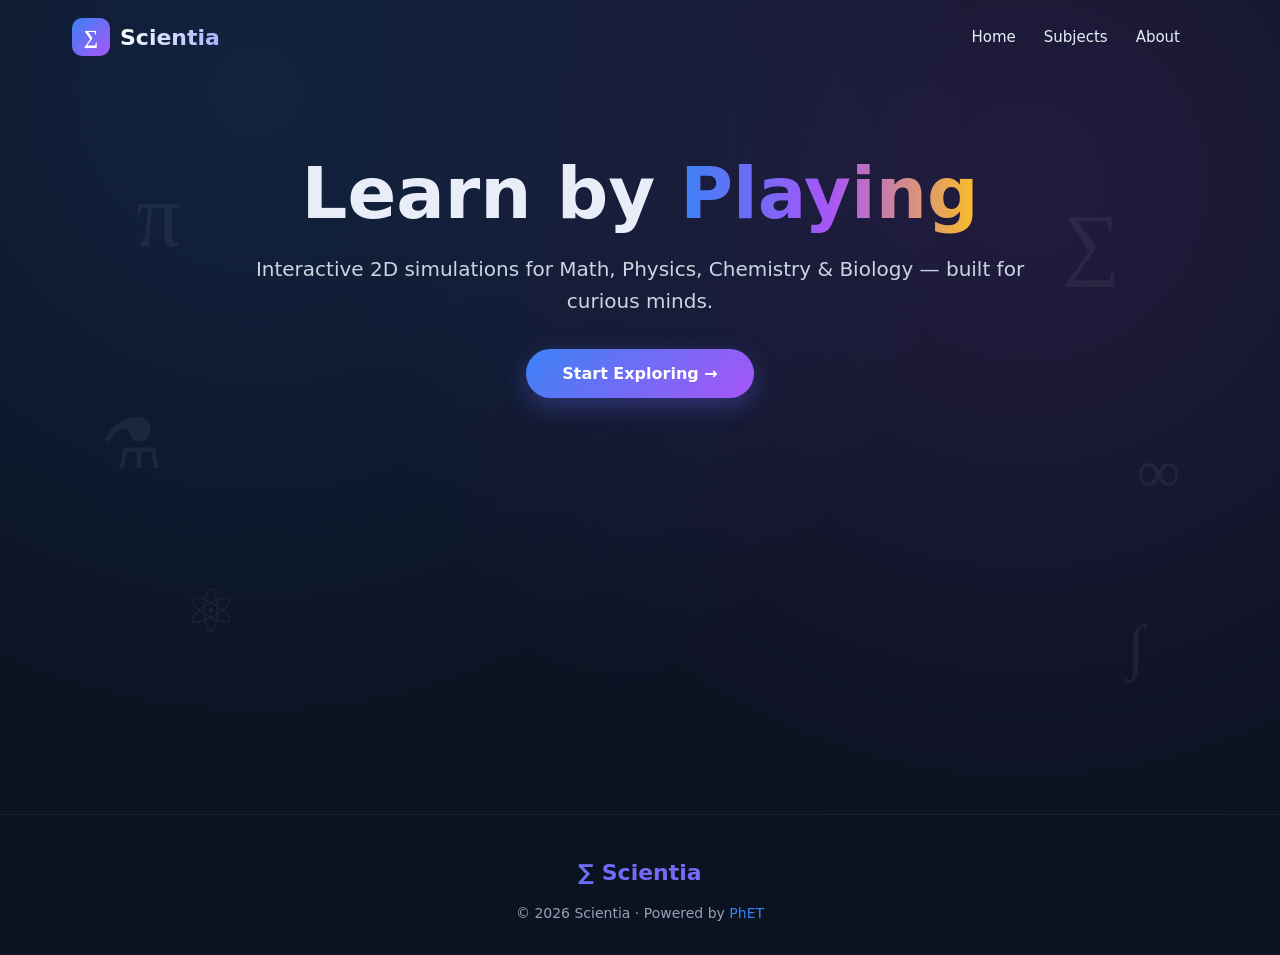
<file: index.html>
<!DOCTYPE html>
<html lang="en">
<head>
  <meta charset="UTF-8">
  <meta name="viewport" content="width=device-width, initial-scale=1.0">
  <meta name="google-site-verification" content="y2Q6Kpm0nWdccgpcopyJ7eLYfKuViRFq-VtMoVpLxbQ">
  <title>Scientia — Learn Math, Physics, Chemistry & Biology by Playing</title>
  <meta name="description" content="Scientia: Interactive 2D simulations for Math, Physics, Chemistry, and Biology. Free for everyone.">
  <meta name="theme-color" content="#0b1220">

  <link rel="manifest" href="manifest.json">
  <link rel="apple-touch-icon" href="icons/icon-192.png">
  <meta name="apple-mobile-web-app-capable" content="yes">
  <meta name="apple-mobile-web-app-status-bar-style" content="black-translucent">
  <meta name="apple-mobile-web-app-title" content="Scientia">
  <meta name="mobile-web-app-capable" content="yes">

  <link rel="stylesheet" href="style.css">
</head>
<body>

  <!-- ===== NAVBAR ===== -->
  <nav class="navbar">
    <button class="logo" onclick="showScreen('home')" aria-label="Scientia home">
      <span class="logo-mark">∑</span>
      <span class="logo-text">Scientia</span>
    </button>
    <ul class="nav-links">
      <li><a href="#home" onclick="showScreen('home'); return false;">Home</a></li>
      <li><a href="#subjects" onclick="showScreen('subjects'); return false;">Subjects</a></li>
      <li><a href="#about" onclick="showScreen('about'); return false;">About</a></li>
      <li><button id="installBtn" class="install-btn" onclick="installScientia()" style="display:none;">⬇ Install</button></li>
    </ul>
  </nav>

  <!-- ===== SCREEN 1: HOME ===== -->
  <section id="home" class="screen active">
    <div class="hero-content">
      <h1>Learn by <span class="gradient-text">Playing</span></h1>
      <p>Interactive 2D simulations for Math, Physics, Chemistry & Biology — built for curious minds.</p>
      <button class="btn-primary" onclick="showScreen('subjects')">Start Exploring →</button>
    </div>
    <div class="hero-bg" aria-hidden="true">
      <span>π</span><span>⚛</span><span>∑</span>
      <span>∫</span><span>⚗</span><span>∞</span>
    </div>
  </section>

  <!-- ===== SCREEN 2: SUBJECTS ===== -->
  <section id="subjects" class="screen">
    <div class="screen-inner">
      <div class="section-header">
        <h2>Choose a Subject</h2>
        <p>Four worlds of discovery</p>
      </div>
      <div class="cards">
        <button class="card math" onclick="showScreen('math')">
          <div class="card-icon">∫</div>
          <h3>Mathematics</h3>
          <p>General & Higher Math — from fractions to calculus</p>
          <span class="card-count">9 simulations</span>
        </button>
        <button class="card physics" onclick="showScreen('physics')">
          <div class="card-icon">⚛️</div>
          <h3>Physics</h3>
          <p>Motion, Forces, Energy & Waves</p>
          <span class="card-count">9 simulations</span>
        </button>
        <button class="card chemistry" onclick="showScreen('chemistry')">
          <div class="card-icon">🧪</div>
          <h3>Chemistry</h3>
          <p>Atoms, Bonds, Reactions & States</p>
          <span class="card-count">9 simulations</span>
        </button>
        <button class="card biology" onclick="showScreen('biology')">
          <div class="card-icon">🧬</div>
          <h3>Biology</h3>
          <p>Explore life, genetics, and ecosystems</p>
          <span class="card-count">9 simulations</span>
        </button>
      </div>
    </div>
  </section>

  <!-- ===== SCREEN 3: MATH (9 sims) ===== -->
  <section id="math" class="screen">
    <div class="screen-inner">
      <button class="back-btn" onclick="showScreen('subjects')">← Back to Subjects</button>
      <div class="section-header">
        <h2><span class="header-icon">∫</span> Mathematics Simulations</h2>
        <p>Visualize math like never before</p>
      </div>
      <div class="sim-grid">

        <div class="sim-card">
          <div class="sim-header">
            <span class="sim-brand"><span class="sim-logo">∑</span><span class="sim-brand-text">Scientia</span></span>
            <span class="sim-tag math">Math</span>
          </div>
          <div class="sim-preview"><iframe data-src="https://phet.colorado.edu/sims/html/fractions-intro/latest/fractions-intro_en.html" allowfullscreen title="Fractions Intro"></iframe></div>
          <div class="sim-info">
            <h3>Fractions Intro</h3>
            <p>Visualize fractions with shapes, number lines, and interactive games.</p>
            <button class="btn-play" onclick="openSim('https://phet.colorado.edu/sims/html/fractions-intro/latest/fractions-intro_en.html')">▶ Launch on Scientia</button>
            <span class="sim-credit">Powered by PhET · University of Colorado Boulder</span>
          </div>
        </div>

        <div class="sim-card">
          <div class="sim-header">
            <span class="sim-brand"><span class="sim-logo">∑</span><span class="sim-brand-text">Scientia</span></span>
            <span class="sim-tag math">Math</span>
          </div>
          <div class="sim-preview"><iframe data-src="https://phet.colorado.edu/sims/html/graphing-lines/latest/graphing-lines_en.html" allowfullscreen title="Graphing Lines"></iframe></div>
          <div class="sim-info">
            <h3>Graphing Lines</h3>
            <p>Explore slope-intercept form and graph linear equations.</p>
            <button class="btn-play" onclick="openSim('https://phet.colorado.edu/sims/html/graphing-lines/latest/graphing-lines_en.html')">▶ Launch on Scientia</button>
            <span class="sim-credit">Powered by PhET · University of Colorado Boulder</span>
          </div>
        </div>

        <div class="sim-card">
          <div class="sim-header">
            <span class="sim-brand"><span class="sim-logo">∑</span><span class="sim-brand-text">Scientia</span></span>
            <span class="sim-tag math">Math</span>
          </div>
          <div class="sim-preview"><iframe data-src="https://phet.colorado.edu/sims/html/area-builder/latest/area-builder_en.html" allowfullscreen title="Area Builder"></iframe></div>
          <div class="sim-info">
            <h3>Area Builder</h3>
            <p>Build shapes and explore the relationship between area and perimeter.</p>
            <button class="btn-play" onclick="openSim('https://phet.colorado.edu/sims/html/area-builder/latest/area-builder_en.html')">▶ Launch on Scientia</button>
            <span class="sim-credit">Powered by PhET · University of Colorado Boulder</span>
          </div>
        </div>

        <div class="sim-card">
          <div class="sim-header">
            <span class="sim-brand"><span class="sim-logo">∑</span><span class="sim-brand-text">Scientia</span></span>
            <span class="sim-tag math">Math</span>
          </div>
          <div class="sim-preview"><iframe data-src="https://phet.colorado.edu/sims/html/graphing-quadratics/latest/graphing-quadratics_en.html" allowfullscreen title="Graphing Quadratics"></iframe></div>
          <div class="sim-info">
            <h3>Graphing Quadratics</h3>
            <p>Discover how a, b, and c change the shape of a parabola.</p>
            <button class="btn-play" onclick="openSim('https://phet.colorado.edu/sims/html/graphing-quadratics/latest/graphing-quadratics_en.html')">▶ Launch on Scientia</button>
            <span class="sim-credit">Powered by PhET · University of Colorado Boulder</span>
          </div>
        </div>

        <div class="sim-card">
          <div class="sim-header">
            <span class="sim-brand"><span class="sim-logo">∑</span><span class="sim-brand-text">Scientia</span></span>
            <span class="sim-tag math">Math</span>
          </div>
          <div class="sim-preview"><iframe data-src="https://phet.colorado.edu/sims/html/trig-tour/latest/trig-tour_en.html" allowfullscreen title="Trig Tour"></iframe></div>
          <div class="sim-info">
            <h3>Trig Tour</h3>
            <p>Explore sine, cosine, and tangent on the unit circle.</p>
            <button class="btn-play" onclick="openSim('https://phet.colorado.edu/sims/html/trig-tour/latest/trig-tour_en.html')">▶ Launch on Scientia</button>
            <span class="sim-credit">Powered by PhET · University of Colorado Boulder</span>
          </div>
        </div>

        <div class="sim-card">
          <div class="sim-header">
            <span class="sim-brand"><span class="sim-logo">∑</span><span class="sim-brand-text">Scientia</span></span>
            <span class="sim-tag math">Math</span>
          </div>
          <div class="sim-preview"><iframe data-src="https://phet.colorado.edu/sims/html/function-builder/latest/function-builder_en.html" allowfullscreen title="Function Builder"></iframe></div>
          <div class="sim-info">
            <h3>Function Builder</h3>
            <p>Play with functions by feeding numbers and watching outputs change.</p>
            <button class="btn-play" onclick="openSim('https://phet.colorado.edu/sims/html/function-builder/latest/function-builder_en.html')">▶ Launch on Scientia</button>
            <span class="sim-credit">Powered by PhET · University of Colorado Boulder</span>
          </div>
        </div>

        <div class="sim-card">
          <div class="sim-header">
            <span class="sim-brand"><span class="sim-logo">∑</span><span class="sim-brand-text">Scientia</span></span>
            <span class="sim-tag math">Math</span>
          </div>
          <div class="sim-preview"><iframe data-src="https://phet.colorado.edu/sims/html/calculus-grapher/latest/calculus-grapher_en.html" allowfullscreen title="Calculus Grapher"></iframe></div>
          <div class="sim-info">
            <h3>Calculus Grapher</h3>
            <p>Draw a function and instantly see its derivative and integral graphs.</p>
            <button class="btn-play" onclick="openSim('https://phet.colorado.edu/sims/html/calculus-grapher/latest/calculus-grapher_en.html')">▶ Launch on Scientia</button>
            <span class="sim-credit">Powered by PhET · University of Colorado Boulder</span>
          </div>
        </div>

        <div class="sim-card">
          <div class="sim-header">
            <span class="sim-brand"><span class="sim-logo">∑</span><span class="sim-brand-text">Scientia</span></span>
            <span class="sim-tag math">Math</span>
          </div>
          <div class="sim-preview"><iframe data-src="https://phet.colorado.edu/sims/html/curve-fitting/latest/curve-fitting_en.html" allowfullscreen title="Curve Fitting"></iframe></div>
          <div class="sim-info">
            <h3>Curve Fitting</h3>
            <p>Adjust a curve to match data points and see how changes affect the fit.</p>
            <button class="btn-play" onclick="openSim('https://phet.colorado.edu/sims/html/curve-fitting/latest/curve-fitting_en.html')">▶ Launch on Scientia</button>
            <span class="sim-credit">Powered by PhET · University of Colorado Boulder</span>
          </div>
        </div>

        <div class="sim-card">
          <div class="sim-header">
            <span class="sim-brand"><span class="sim-logo">∑</span><span class="sim-brand-text">Scientia</span></span>
            <span class="sim-tag math">Math</span>
          </div>
          <div class="sim-preview"><iframe data-src="https://phet.colorado.edu/sims/html/vector-addition/latest/vector-addition_en.html" allowfullscreen title="Vector Addition"></iframe></div>
          <div class="sim-info">
            <h3>Vector Addition</h3>
            <p>Explore vectors in 1D or 2D and discover how vectors add together.</p>
            <button class="btn-play" onclick="openSim('https://phet.colorado.edu/sims/html/vector-addition/latest/vector-addition_en.html')">▶ Launch on Scientia</button>
            <span class="sim-credit">Powered by PhET · University of Colorado Boulder</span>
          </div>
        </div>

      </div>
    </div>
  </section>

  <!-- ===== SCREEN 4: PHYSICS (9 sims) ===== -->
  <section id="physics" class="screen">
    <div class="screen-inner">
      <button class="back-btn" onclick="showScreen('subjects')">← Back to Subjects</button>
      <div class="section-header">
        <h2>⚛️ Physics Simulations</h2>
        <p>Play with the laws of the universe</p>
      </div>
      <div class="sim-grid">

        <div class="sim-card">
          <div class="sim-header">
            <span class="sim-brand"><span class="sim-logo">∑</span><span class="sim-brand-text">Scientia</span></span>
            <span class="sim-tag physics">Physics</span>
          </div>
          <div class="sim-preview"><iframe data-src="https://phet.colorado.edu/sims/html/projectile-motion/latest/projectile-motion_en.html" allowfullscreen title="Projectile Motion"></iframe></div>
          <div class="sim-info">
            <h3>Projectile Motion</h3>
            <p>Launch objects and see how gravity, angle, and speed affect the path.</p>
            <button class="btn-play" onclick="openSim('https://phet.colorado.edu/sims/html/projectile-motion/latest/projectile-motion_en.html')">▶ Launch on Scientia</button>
            <span class="sim-credit">Powered by PhET · University of Colorado Boulder</span>
          </div>
        </div>

        <div class="sim-card">
          <div class="sim-header">
            <span class="sim-brand"><span class="sim-logo">∑</span><span class="sim-brand-text">Scientia</span></span>
            <span class="sim-tag physics">Physics</span>
          </div>
          <div class="sim-preview"><iframe data-src="https://phet.colorado.edu/sims/html/energy-skate-park/latest/energy-skate-park_en.html" allowfullscreen title="Energy Skate Park"></iframe></div>
          <div class="sim-info">
            <h3>Energy Skate Park</h3>
            <p>Explore conservation of energy as a skater moves along tracks.</p>
            <button class="btn-play" onclick="openSim('https://phet.colorado.edu/sims/html/energy-skate-park/latest/energy-skate-park_en.html')">▶ Launch on Scientia</button>
            <span class="sim-credit">Powered by PhET · University of Colorado Boulder</span>
          </div>
        </div>

        <div class="sim-card">
          <div class="sim-header">
            <span class="sim-brand"><span class="sim-logo">∑</span><span class="sim-brand-text">Scientia</span></span>
            <span class="sim-tag physics">Physics</span>
          </div>
          <div class="sim-preview"><iframe data-src="https://phet.colorado.edu/sims/html/circuit-construction-kit-dc/latest/circuit-construction-kit-dc_en.html" allowfullscreen title="Circuit Construction Kit"></iframe></div>
          <div class="sim-info">
            <h3>Circuit Construction Kit</h3>
            <p>Build circuits with batteries, resistors, and light bulbs.</p>
            <button class="btn-play" onclick="openSim('https://phet.colorado.edu/sims/html/circuit-construction-kit-dc/latest/circuit-construction-kit-dc_en.html')">▶ Launch on Scientia</button>
            <span class="sim-credit">Powered by PhET · University of Colorado Boulder</span>
          </div>
        </div>

        <div class="sim-card">
          <div class="sim-header">
            <span class="sim-brand"><span class="sim-logo">∑</span><span class="sim-brand-text">Scientia</span></span>
            <span class="sim-tag physics">Physics</span>
          </div>
          <div class="sim-preview"><iframe data-src="https://phet.colorado.edu/sims/html/pendulum-lab/latest/pendulum-lab_en.html" allowfullscreen title="Pendulum Lab"></iframe></div>
          <div class="sim-info">
            <h3>Pendulum Lab</h3>
            <p>Discover how length, mass, and gravity affect a pendulum's swing.</p>
            <button class="btn-play" onclick="openSim('https://phet.colorado.edu/sims/html/pendulum-lab/latest/pendulum-lab_en.html')">▶ Launch on Scientia</button>
            <span class="sim-credit">Powered by PhET · University of Colorado Boulder</span>
          </div>
        </div>

        <div class="sim-card">
          <div class="sim-header">
            <span class="sim-brand"><span class="sim-logo">∑</span><span class="sim-brand-text">Scientia</span></span>
            <span class="sim-tag physics">Physics</span>
          </div>
          <div class="sim-preview"><iframe data-src="https://phet.colorado.edu/sims/html/wave-on-a-string/latest/wave-on-a-string_en.html" allowfullscreen title="Wave on a String"></iframe></div>
          <div class="sim-info">
            <h3>Wave on a String</h3>
            <p>Watch waves travel, reflect, and interfere on a vibrating string.</p>
            <button class="btn-play" onclick="openSim('https://phet.colorado.edu/sims/html/wave-on-a-string/latest/wave-on-a-string_en.html')">▶ Launch on Scientia</button>
            <span class="sim-credit">Powered by PhET · University of Colorado Boulder</span>
          </div>
        </div>

        <div class="sim-card">
          <div class="sim-header">
            <span class="sim-brand"><span class="sim-logo">∑</span><span class="sim-brand-text">Scientia</span></span>
            <span class="sim-tag physics">Physics</span>
          </div>
          <div class="sim-preview"><iframe data-src="https://phet.colorado.edu/sims/html/gravity-and-orbits/latest/gravity-and-orbits_en.html" allowfullscreen title="Gravity and Orbits"></iframe></div>
          <div class="sim-info">
            <h3>Gravity & Orbits</h3>
            <p>Move the sun, earth, and moon to see how gravity shapes orbits.</p>
            <button class="btn-play" onclick="openSim('https://phet.colorado.edu/sims/html/gravity-and-orbits/latest/gravity-and-orbits_en.html')">▶ Launch on Scientia</button>
            <span class="sim-credit">Powered by PhET · University of Colorado Boulder</span>
          </div>
        </div>

        <div class="sim-card">
          <div class="sim-header">
            <span class="sim-brand"><span class="sim-logo">∑</span><span class="sim-brand-text">Scientia</span></span>
            <span class="sim-tag physics">Physics</span>
          </div>
          <div class="sim-preview"><iframe data-src="https://phet.colorado.edu/sims/html/masses-and-springs/latest/masses-and-springs_en.html" allowfullscreen title="Masses and Springs"></iframe></div>
          <div class="sim-info">
            <h3>Masses & Springs</h3>
            <p>Hang masses on springs and explore Hooke's law and oscillation.</p>
            <button class="btn-play" onclick="openSim('https://phet.colorado.edu/sims/html/masses-and-springs/latest/masses-and-springs_en.html')">▶ Launch on Scientia</button>
            <span class="sim-credit">Powered by PhET · University of Colorado Boulder</span>
          </div>
        </div>

        <div class="sim-card">
          <div class="sim-header">
            <span class="sim-brand"><span class="sim-logo">∑</span><span class="sim-brand-text">Scientia</span></span>
            <span class="sim-tag physics">Physics</span>
          </div>
          <div class="sim-preview"><iframe data-src="https://phet.colorado.edu/sims/html/hookes-law/latest/hookes-law_en.html" allowfullscreen title="Hooke's Law"></iframe></div>
          <div class="sim-info">
            <h3>Hooke's Law</h3>
            <p>Explore the relationship between force and spring stretch.</p>
            <button class="btn-play" onclick="openSim('https://phet.colorado.edu/sims/html/hookes-law/latest/hookes-law_en.html')">▶ Launch on Scientia</button>
            <span class="sim-credit">Powered by PhET · University of Colorado Boulder</span>
          </div>
        </div>

        <div class="sim-card">
          <div class="sim-header">
            <span class="sim-brand"><span class="sim-logo">∑</span><span class="sim-brand-text">Scientia</span></span>
            <span class="sim-tag physics">Physics</span>
          </div>
          <div class="sim-preview"><iframe data-src="https://phet.colorado.edu/sims/html/faradays-electromagnetic-lab/latest/faradays-electromagnetic-lab_en.html" allowfullscreen title="Faraday's Electromagnetic Lab"></iframe></div>
          <div class="sim-info">
            <h3>Faraday's Lab</h3>
            <p>Investigate electromagnetic induction with a bar magnet and coil.</p>
            <button class="btn-play" onclick="openSim('https://phet.colorado.edu/sims/html/faradays-electromagnetic-lab/latest/faradays-electromagnetic-lab_en.html')">▶ Launch on Scientia</button>
            <span class="sim-credit">Powered by PhET · University of Colorado Boulder</span>
          </div>
        </div>

      </div>
    </div>
  </section>

  <!-- ===== SCREEN 5: CHEMISTRY (9 sims) ===== -->
  <section id="chemistry" class="screen">
    <div class="screen-inner">
      <button class="back-btn" onclick="showScreen('subjects')">← Back to Subjects</button>
      <div class="section-header">
        <h2>🧪 Chemistry Simulations</h2>
        <p>See chemistry in action</p>
      </div>
      <div class="sim-grid">

        <div class="sim-card">
          <div class="sim-header">
            <span class="sim-brand"><span class="sim-logo">∑</span><span class="sim-brand-text">Scientia</span></span>
            <span class="sim-tag chemistry">Chemistry</span>
          </div>
          <div class="sim-preview"><iframe data-src="https://phet.colorado.edu/sims/html/build-an-atom/latest/build-an-atom_en.html" allowfullscreen title="Build an Atom"></iframe></div>
          <div class="sim-info">
            <h3>Build an Atom</h3>
            <p>Add protons, neutrons, and electrons to build atoms and identify elements.</p>
            <button class="btn-play" onclick="openSim('https://phet.colorado.edu/sims/html/build-an-atom/latest/build-an-atom_en.html')">▶ Launch on Scientia</button>
            <span class="sim-credit">Powered by PhET · University of Colorado Boulder</span>
          </div>
        </div>

        <div class="sim-card">
          <div class="sim-header">
            <span class="sim-brand"><span class="sim-logo">∑</span><span class="sim-brand-text">Scientia</span></span>
            <span class="sim-tag chemistry">Chemistry</span>
          </div>
          <div class="sim-preview"><iframe data-src="https://phet.colorado.edu/sims/html/states-of-matter/latest/states-of-matter_en.html" allowfullscreen title="States of Matter"></iframe></div>
          <div class="sim-info">
            <h3>States of Matter</h3>
            <p>See how atoms and molecules behave in solid, liquid, and gas states.</p>
            <button class="btn-play" onclick="openSim('https://phet.colorado.edu/sims/html/states-of-matter/latest/states-of-matter_en.html')">▶ Launch on Scientia</button>
            <span class="sim-credit">Powered by PhET · University of Colorado Boulder</span>
          </div>
        </div>

        <div class="sim-card">
          <div class="sim-header">
            <span class="sim-brand"><span class="sim-logo">∑</span><span class="sim-brand-text">Scientia</span></span>
            <span class="sim-tag chemistry">Chemistry</span>
          </div>
          <div class="sim-preview"><iframe data-src="https://phet.colorado.edu/sims/html/ph-scale/latest/ph-scale_en.html" allowfullscreen title="pH Scale"></iframe></div>
          <div class="sim-info">
            <h3>pH Scale</h3>
            <p>Test everyday liquids to see if they are acidic, basic, or neutral.</p>
            <button class="btn-play" onclick="openSim('https://phet.colorado.edu/sims/html/ph-scale/latest/ph-scale_en.html')">▶ Launch on Scientia</button>
            <span class="sim-credit">Powered by PhET · University of Colorado Boulder</span>
          </div>
        </div>

        <div class="sim-card">
          <div class="sim-header">
            <span class="sim-brand"><span class="sim-logo">∑</span><span class="sim-brand-text">Scientia</span></span>
            <span class="sim-tag chemistry">Chemistry</span>
          </div>
          <div class="sim-preview"><iframe data-src="https://phet.colorado.edu/sims/html/balancing-chemical-equations/latest/balancing-chemical-equations_en.html" allowfullscreen title="Balancing Equations"></iframe></div>
          <div class="sim-info">
            <h3>Balancing Equations</h3>
            <p>Balance chemical equations like a pro with interactive tools.</p>
            <button class="btn-play" onclick="openSim('https://phet.colorado.edu/sims/html/balancing-chemical-equations/latest/balancing-chemical-equations_en.html')">▶ Launch on Scientia</button>
            <span class="sim-credit">Powered by PhET · University of Colorado Boulder</span>
          </div>
        </div>

        <div class="sim-card">
          <div class="sim-header">
            <span class="sim-brand"><span class="sim-logo">∑</span><span class="sim-brand-text">Scientia</span></span>
            <span class="sim-tag chemistry">Chemistry</span>
          </div>
          <div class="sim-preview"><iframe data-src="https://phet.colorado.edu/sims/html/molecule-shapes/latest/molecule-shapes_en.html" allowfullscreen title="Molecule Shapes"></iframe></div>
          <div class="sim-info">
            <h3>Molecule Shapes</h3>
            <p>Explore 3D molecular geometry with interactive models.</p>
            <button class="btn-play" onclick="openSim('https://phet.colorado.edu/sims/html/molecule-shapes/latest/molecule-shapes_en.html')">▶ Launch on Scientia</button>
            <span class="sim-credit">Powered by PhET · University of Colorado Boulder</span>
          </div>
        </div>

        <div class="sim-card">
          <div class="sim-header">
            <span class="sim-brand"><span class="sim-logo">∑</span><span class="sim-brand-text">Scientia</span></span>
            <span class="sim-tag chemistry">Chemistry</span>
          </div>
          <div class="sim-preview"><iframe data-src="https://phet.colorado.edu/sims/html/build-a-molecule/latest/build-a-molecule_en.html" allowfullscreen title="Build a Molecule"></iframe></div>
          <div class="sim-info">
            <h3>Build a Molecule</h3>
            <p>Combine atoms to create molecules and learn chemical bonding.</p>
            <button class="btn-play" onclick="openSim('https://phet.colorado.edu/sims/html/build-a-molecule/latest/build-a-molecule_en.html')">▶ Launch on Scientia</button>
            <span class="sim-credit">Powered by PhET · University of Colorado Boulder</span>
          </div>
        </div>

        <div class="sim-card">
          <div class="sim-header">
            <span class="sim-brand"><span class="sim-logo">∑</span><span class="sim-brand-text">Scientia</span></span>
            <span class="sim-tag chemistry">Chemistry</span>
          </div>
          <div class="sim-preview"><iframe data-src="https://phet.colorado.edu/sims/html/concentration/latest/concentration_en.html" allowfullscreen title="Concentration"></iframe></div>
          <div class="sim-info">
            <h3>Concentration</h3>
            <p>Explore molarity by adding solute, water, and draining the solution.</p>
            <button class="btn-play" onclick="openSim('https://phet.colorado.edu/sims/html/concentration/latest/concentration_en.html')">▶ Launch on Scientia</button>
            <span class="sim-credit">Powered by PhET · University of Colorado Boulder</span>
          </div>
        </div>

        <div class="sim-card">
          <div class="sim-header">
            <span class="sim-brand"><span class="sim-logo">∑</span><span class="sim-brand-text">Scientia</span></span>
            <span class="sim-tag chemistry">Chemistry</span>
          </div>
          <div class="sim-preview"><iframe data-src="https://phet.colorado.edu/sims/html/molecule-polarity/latest/molecule-polarity_en.html" allowfullscreen title="Molecule Polarity"></iframe></div>
          <div class="sim-info">
            <h3>Molecule Polarity</h3>
            <p>See how changing atoms affects the polarity of a molecule.</p>
            <button class="btn-play" onclick="openSim('https://phet.colorado.edu/sims/html/molecule-polarity/latest/molecule-polarity_en.html')">▶ Launch on Scientia</button>
            <span class="sim-credit">Powered by PhET · University of Colorado Boulder</span>
          </div>
        </div>

        <div class="sim-card">
          <div class="sim-header">
            <span class="sim-brand"><span class="sim-logo">∑</span><span class="sim-brand-text">Scientia</span></span>
            <span class="sim-tag chemistry">Chemistry</span>
          </div>
          <div class="sim-preview"><iframe data-src="https://phet.colorado.edu/sims/html/acid-base-solutions/latest/acid-base-solutions_en.html" allowfullscreen title="Acid-Base Solutions"></iframe></div>
          <div class="sim-info">
            <h3>Acid-Base Solutions</h3>
            <p>Test the pH of common solutions and see the ions in action.</p>
            <button class="btn-play" onclick="openSim('https://phet.colorado.edu/sims/html/acid-base-solutions/latest/acid-base-solutions_en.html')">▶ Launch on Scientia</button>
            <span class="sim-credit">Powered by PhET · University of Colorado Boulder</span>
          </div>
        </div>

      </div>
    </div>
  </section>

  <!-- ===== SCREEN 6: BIOLOGY (9 sims) ===== -->
  <section id="biology" class="screen">
    <div class="screen-inner">
      <button class="back-btn" onclick="showScreen('subjects')">← Back to Subjects</button>
      <div class="section-header">
        <h2>🧬 Biology Simulations</h2>
        <p>Explore life from molecules to ecosystems</p>
      </div>
      <div class="sim-grid">

        <div class="sim-card">
          <div class="sim-header">
            <span class="sim-brand"><span class="sim-logo">∑</span><span class="sim-brand-text">Scientia</span></span>
            <span class="sim-tag biology">Biology</span>
          </div>
          <div class="sim-preview"><iframe data-src="https://phet.colorado.edu/sims/html/natural-selection/latest/natural-selection_en.html" allowfullscreen title="Natural Selection"></iframe></div>
          <div class="sim-info">
            <h3>Natural Selection</h3>
            <p>Explore how mutations and environmental factors drive evolution.</p>
            <button class="btn-play" onclick="openSim('https://phet.colorado.edu/sims/html/natural-selection/latest/natural-selection_en.html')">▶ Launch on Scientia</button>
            <span class="sim-credit">Powered by PhET · University of Colorado Boulder</span>
          </div>
        </div>

        <div class="sim-card">
          <div class="sim-header">
            <span class="sim-brand"><span class="sim-logo">∑</span><span class="sim-brand-text">Scientia</span></span>
            <span class="sim-tag biology">Biology</span>
          </div>
          <div class="sim-preview"><iframe data-src="https://phet.colorado.edu/sims/html/gene-machine-lac-operon/latest/gene-machine-lac-operon_en.html" allowfullscreen title="Gene Machine: The Lac Operon"></iframe></div>
          <div class="sim-info">
            <h3>Gene Machine: Lac Operon</h3>
            <p>Build a gene network and explore how bacteria metabolize lactose.</p>
            <button class="btn-play" onclick="openSim('https://phet.colorado.edu/sims/html/gene-machine-lac-operon/latest/gene-machine-lac-operon_en.html')">▶ Launch on Scientia</button>
            <span class="sim-credit">Powered by PhET · University of Colorado Boulder</span>
          </div>
        </div>

        <div class="sim-card">
          <div class="sim-header">
            <span class="sim-brand"><span class="sim-logo">∑</span><span class="sim-brand-text">Scientia</span></span>
            <span class="sim-tag biology">Biology</span>
          </div>
          <div class="sim-preview"><iframe data-src="https://phet.colorado.edu/sims/html/membrane-channels/latest/membrane-channels_en.html" allowfullscreen title="Membrane Channels"></iframe></div>
          <div class="sim-info">
            <h3>Membrane Channels</h3>
            <p>Insert channels into a cell membrane and see how particles move.</p>
            <button class="btn-play" onclick="openSim('https://phet.colorado.edu/sims/html/membrane-channels/latest/membrane-channels_en.html')">▶ Launch on Scientia</button>
            <span class="sim-credit">Powered by PhET · University of Colorado Boulder</span>
          </div>
        </div>

        <div class="sim-card">
          <div class="sim-header">
            <span class="sim-brand"><span class="sim-logo">∑</span><span class="sim-brand-text">Scientia</span></span>
            <span class="sim-tag biology">Biology</span>
          </div>
          <div class="sim-preview"><iframe data-src="https://phet.colorado.edu/sims/html/neuron/latest/neuron_en.html" allowfullscreen title="Neuron"></iframe></div>
          <div class="sim-info">
            <h3>Neuron</h3>
            <p>Stimulate a neuron and observe ions moving across the membrane.</p>
            <button class="btn-play" onclick="openSim('https://phet.colorado.edu/sims/html/neuron/latest/neuron_en.html')">▶ Launch on Scientia</button>
            <span class="sim-credit">Powered by PhET · University of Colorado Boulder</span>
          </div>
        </div>

        <div class="sim-card">
          <div class="sim-header">
            <span class="sim-brand"><span class="sim-logo">∑</span><span class="sim-brand-text">Scientia</span></span>
            <span class="sim-tag biology">Biology</span>
          </div>
          <div class="sim-preview"><iframe data-src="https://phet.colorado.edu/sims/html/stretching-dna/latest/stretching-dna_en.html" allowfullscreen title="Stretching DNA"></iframe></div>
          <div class="sim-info">
            <h3>Stretching DNA</h3>
            <p>Explore the forces involved when stretching a single strand of DNA.</p>
            <button class="btn-play" onclick="openSim('https://phet.colorado.edu/sims/html/stretching-dna/latest/stretching-dna_en.html')">▶ Launch on Scientia</button>
            <span class="sim-credit">Powered by PhET · University of Colorado Boulder</span>
          </div>
        </div>

        <div class="sim-card">
          <div class="sim-header">
            <span class="sim-brand"><span class="sim-logo">∑</span><span class="sim-brand-text">Scientia</span></span>
            <span class="sim-tag biology">Biology</span>
          </div>
          <div class="sim-preview"><iframe data-src="https://phet.colorado.edu/sims/html/molecules-and-light/latest/molecules-and-light_en.html" allowfullscreen title="Molecules and Light"></iframe></div>
          <div class="sim-info">
            <h3>Molecules and Light</h3>
            <p>See how different wavelengths of light interact with molecules.</p>
            <button class="btn-play" onclick="openSim('https://phet.colorado.edu/sims/html/molecules-and-light/latest/molecules-and-light_en.html')">▶ Launch on Scientia</button>
            <span class="sim-credit">Powered by PhET · University of Colorado Boulder</span>
          </div>
        </div>

        <div class="sim-card">
          <div class="sim-header">
            <span class="sim-brand"><span class="sim-logo">∑</span><span class="sim-brand-text">Scientia</span></span>
            <span class="sim-tag biology">Biology</span>
          </div>
          <div class="sim-preview"><iframe data-src="https://phet.colorado.edu/sims/html/eating-and-exercise/latest/eating-and-exercise_en.html" allowfullscreen title="Eating and Exercise"></iframe></div>
          <div class="sim-info">
            <h3>Eating & Exercise</h3>
            <p>Explore how diet and activity affect weight and energy balance.</p>
            <button class="btn-play" onclick="openSim('https://phet.colorado.edu/sims/html/eating-and-exercise/latest/eating-and-exercise_en.html')">▶ Launch on Scientia</button>
            <span class="sim-credit">Powered by PhET · University of Colorado Boulder</span>
          </div>
        </div>

        <div class="sim-card">
          <div class="sim-header">
            <span class="sim-brand"><span class="sim-logo">∑</span><span class="sim-brand-text">Scientia</span></span>
            <span class="sim-tag biology">Biology</span>
          </div>
          <div class="sim-preview"><iframe data-src="https://phet.colorado.edu/sims/html/ph-scale/latest/ph-scale_en.html" allowfullscreen title="pH Scale"></iframe></div>
          <div class="sim-info">
            <h3>pH Scale</h3>
            <p>Test everyday liquids to see if they are acidic, basic, or neutral.</p>
            <button class="btn-play" onclick="openSim('https://phet.colorado.edu/sims/html/ph-scale/latest/ph-scale_en.html')">▶ Launch on Scientia</button>
            <span class="sim-credit">Powered by PhET · University of Colorado Boulder</span>
          </div>
        </div>

        <div class="sim-card">
          <div class="sim-header">
            <span class="sim-brand"><span class="sim-logo">∑</span><span class="sim-brand-text">Scientia</span></span>
            <span class="sim-tag biology">Biology</span>
          </div>
          <div class="sim-preview"><iframe data-src="https://phet.colorado.edu/sims/html/build-a-molecule/latest/build-a-molecule_en.html" allowfullscreen title="Build a Molecule"></iframe></div>
          <div class="sim-info">
            <h3>Build a Molecule</h3>
            <p>Combine atoms to create molecules and learn chemical bonding.</p>
            <button class="btn-play" onclick="openSim('https://phet.colorado.edu/sims/html/build-a-molecule/latest/build-a-molecule_en.html')">▶ Launch on Scientia</button>
            <span class="sim-credit">Powered by PhET · University of Colorado Boulder</span>
          </div>
        </div>

      </div>
    </div>
  </section>

  <!-- ===== SCREEN 7: ABOUT ===== -->
  <section id="about" class="screen">
    <div class="screen-inner">
      <button class="back-btn" onclick="showScreen('home')">← Back Home</button>
      <div class="section-header"><h2>About Scientia</h2></div>
      <p class="about-text">
        <strong>Scientia</strong> (Latin for "knowledge") brings world-class interactive
        simulations into a clean, distraction-free space. Simulations powered by
        <a href="https://phet.colorado.edu" target="_blank" rel="noopener">PhET Interactive Simulations</a>,
        University of Colorado Boulder.
      </p>
    </div>
  </section>

  <footer>
    <div class="footer-logo">∑ Scientia</div>
    <p>© 2026 Scientia · Powered by <a href="https://phet.colorado.edu" target="_blank" rel="noopener">PhET</a></p>
  </footer>

  <!-- ===== PHET FULLSCREEN MODAL ===== -->
  <div id="simModal" class="modal" role="dialog" aria-modal="true">
    <div class="modal-content">
      <div class="modal-header">
        <span class="sim-brand"><span class="sim-logo">∑</span><span class="sim-brand-text">Scientia</span></span>
        <button class="modal-close" onclick="closeSim()" aria-label="Close">✕</button>
      </div>
      <iframe id="modalFrame" src="" allowfullscreen title="Simulation"></iframe>
    </div>
  </div>

  <script>
  const screens = document.querySelectorAll('.screen');
  const validScreens = ['home', 'subjects', 'math', 'physics', 'chemistry', 'biology', 'about'];

  function showScreen(id) {
    if (!validScreens.includes(id)) id = 'home';
    screens.forEach(s => s.classList.remove('active'));
    const target = document.getElementById(id);
    if (target) target.classList.add('active');
    loadSimsFor(id);
    window.scrollTo({ top: 0, behavior: 'smooth' });
    if (location.hash !== '#' + id) history.pushState({ screen: id }, '', '#' + id);
    const titles = {
      home: 'Scientia — Learn Math, Physics, Chemistry & Biology',
      subjects: 'Subjects · Scientia',
      math: 'Mathematics · Scientia',
      physics: 'Physics · Scientia',
      chemistry: 'Chemistry · Scientia',
      biology: 'Biology · Scientia',
      about: 'About · Scientia'
    };
    document.title = titles[id] || titles.home;
  }

  const simObserver = new IntersectionObserver((entries) => {
    entries.forEach(entry => {
      if (entry.isIntersecting) {
        const iframe = entry.target;
        const src = iframe.dataset.src;
        if (src && !iframe.src) iframe.src = src;
        simObserver.unobserve(iframe);
      }
    });
  }, { rootMargin: '200px' });

  function loadSimsFor(screenId) {
    const screen = document.getElementById(screenId);
    if (!screen) return;
    screen.querySelectorAll('iframe[data-src]').forEach(iframe => simObserver.observe(iframe));
  }

  function openSim(url) {
    const modal = document.getElementById('simModal');
    const frame = document.getElementById('modalFrame');
    frame.src = url;
    modal.classList.add('active');
    document.body.style.overflow = 'hidden';
  }
  function closeSim() {
    const modal = document.getElementById('simModal');
    const frame = document.getElementById('modalFrame');
    frame.src = '';
    modal.classList.remove('active');
    document.body.style.overflow = 'auto';
  }

  window.addEventListener('popstate', (e) => {
    const id = (e.state && e.state.screen) || location.hash.replace('#', '') || 'home';
    showScreen(id);
  });
  document.addEventListener('DOMContentLoaded', () => {
    const initial = location.hash.replace('#', '') || 'home';
    showScreen(initial);
  });
  document.addEventListener('keydown', e => {
    if (e.target.tagName === 'INPUT' || e.target.tagName === 'TEXTAREA') return;
    if (e.key === 'Escape') closeSim();
    if (e.key === '1') showScreen('math');
    if (e.key === '2') showScreen('physics');
    if (e.key === '3') showScreen('chemistry');
    if (e.key === '4') showScreen('biology');
    if (e.key === 'h' || e.key === 'H') showScreen('home');
    if (e.key === 's' || e.key === 'S') showScreen('subjects');
  });

  if (window.matchMedia('(prefers-reduced-motion: reduce)').matches) {
    document.body.classList.add('reduce-motion');
  }

  if ('serviceWorker' in navigator) {
    window.addEventListener('load', () => {
      navigator.serviceWorker.register('sw.js').catch(()=>{});
    });
  }

  let deferredPrompt = null;
  window.addEventListener('beforeinstallprompt', e => {
    e.preventDefault();
    deferredPrompt = e;
    const btn = document.getElementById('installBtn');
    if (btn) btn.style.display = 'inline-block';
  });
  function installScientia() {
    if (!deferredPrompt) return;
    deferredPrompt.prompt();
    deferredPrompt.userChoice.then(() => {
      deferredPrompt = null;
      const btn = document.getElementById('installBtn');
      if (btn) btn.style.display = 'none';
    });
  }
  </script>

</body>
  </html>
</file>
<file: style.css>
/* ============================================================
   SCIENTIA — FINAL STYLESHEET
============================================================ */

/* ===== RESET & VARIABLES ===== */
* { margin: 0; padding: 0; box-sizing: border-box; }

:root {
  --bg: #0b1220;
  --bg-alt: #121a2e;
  --card: #16203a;
  --text: #e8edf7;
  --muted: #94a3b8;
  --blue: #3b82f6;
  --purple: #a855f7;
  --green: #10b981;
  --gold: #fbbf24;
  --radius: 16px;
}

html { scroll-behavior: smooth; }

body {
  font-family: 'Inter', system-ui, -apple-system, "Segoe UI", Arial, sans-serif;
  background:
    radial-gradient(circle at 20% 10%, rgba(59,130,246,0.15), transparent 55%),
    radial-gradient(circle at 80% 20%, rgba(168,85,247,0.15), transparent 55%),
    var(--bg);
  background-attachment: fixed;
  color: var(--text);
  line-height: 1.6;
  overflow-x: hidden;
  min-height: 100vh;
}

/* ===== NAVBAR ===== */
.navbar {
  display: flex;
  justify-content: space-between;
  align-items: center;
  padding: 18px 32px;
  max-width: 1200px;
  margin: 0 auto;
  position: relative;
  z-index: 10;
}

.logo {
  display: flex;
  align-items: center;
  gap: 10px;
  font-size: 22px;
  font-weight: 800;
  background: none;
  border: none;
  color: inherit;
  cursor: pointer;
  font-family: inherit;
  padding: 0;
}
.logo-mark {
  display: inline-flex;
  align-items: center;
  justify-content: center;
  width: 38px;
  height: 38px;
  background: linear-gradient(135deg, var(--blue), var(--purple));
  border-radius: 10px;
  font-size: 20px;
  color: white;
  font-family: Georgia, serif;
}
.logo-text {
  background: linear-gradient(90deg, #fff, #a5b4fc);
  -webkit-background-clip: text;
  -webkit-text-fill-color: transparent;
  background-clip: text;
}

.nav-links {
  list-style: none;
  display: flex;
  gap: 28px;
  align-items: center;
}
.nav-links a {
  color: var(--text);
  text-decoration: none;
  font-size: 15px;
  font-weight: 500;
  transition: color 0.2s;
}
.nav-links a:hover { color: var(--blue); }

/* ===== SCREEN SYSTEM ===== */
.screen {
  display: none;
  max-width: 1200px;
  margin: 0 auto;
  padding: 60px 24px 80px;
  min-height: calc(100vh - 200px);
  position: relative;
}
.screen.active {
  display: block;
  animation: screenFade 0.3s ease;
}

@keyframes screenFade {
  from { opacity: 0; transform: translateY(8px); }
  to   { opacity: 1; transform: translateY(0); }
}

.screen-inner { position: relative; z-index: 5; }

/* ===== HOME HERO ===== */
#home {
  text-align: center;
  padding-top: 80px;
  overflow: hidden;
}
.hero-content {
  max-width: 800px;
  margin: 0 auto;
  position: relative;
  z-index: 5;
}
.hero-badge {
  display: inline-block;
  padding: 6px 16px;
  background: rgba(255,255,255,0.08);
  border: 1px solid rgba(255,255,255,0.12);
  border-radius: 50px;
  font-size: 13px;
  color: #cbd5e1;
  margin-bottom: 24px;
}
.hero-content h1 {
  font-size: clamp(40px, 7vw, 72px);
  font-weight: 800;
  margin-bottom: 20px;
  line-height: 1.1;
}
.gradient-text {
  background: linear-gradient(90deg, var(--blue), var(--purple), var(--gold));
  -webkit-background-clip: text;
  -webkit-text-fill-color: transparent;
  background-clip: text;
}
.hero-content p {
  font-size: 20px;
  color: #cbd5e1;
  margin-bottom: 32px;
}

.btn-primary {
  display: inline-block;
  padding: 15px 36px;
  background: linear-gradient(135deg, var(--blue), var(--purple));
  color: white;
  border: none;
  border-radius: 50px;
  font-weight: 600;
  font-size: 16px;
  cursor: pointer;
  font-family: inherit;
  transition: transform 0.2s, box-shadow 0.25s;
  box-shadow: 0 8px 25px rgba(99,102,241,0.35);
}
.btn-primary:hover {
  transform: translateY(-3px);
  box-shadow: 0 12px 35px rgba(99,102,241,0.5);
}

/* Floating bg icons */
.hero-bg {
  position: absolute;
  inset: 0;
  pointer-events: none;
  z-index: 1;
}
.hero-bg span {
  position: absolute;
  font-size: 60px;
  opacity: 0.06;
  font-family: Georgia, serif;
  animation: float 8s ease-in-out infinite;
}
.hero-bg span:nth-child(1) { top: 10%; left: 8%;  font-size: 90px; }
.hero-bg span:nth-child(2) { top: 70%; left: 12%; animation-delay: 1s; }
.hero-bg span:nth-child(3) { top: 15%; right: 10%; font-size: 80px; animation-delay: 2s; }
.hero-bg span:nth-child(4) { top: 75%; right: 8%;  animation-delay: 3s; }
.hero-bg span:nth-child(5) { top: 45%; left: 5%;  font-size: 70px; animation-delay: 4s; }
.hero-bg span:nth-child(6) { top: 50%; right: 5%;  animation-delay: 5s; }

@keyframes float {
  0%, 100% { transform: translateY(0) rotate(0deg); }
  50%      { transform: translateY(-20px) rotate(5deg); }
}

/* ===== SECTION HEADERS ===== */
.section-header {
  text-align: center;
  margin-bottom: 45px;
}
.section-header h2 {
  font-size: clamp(26px, 4vw, 40px);
  font-weight: 700;
  margin-bottom: 8px;
}
.section-header p { color: var(--muted); font-size: 17px; }

.header-icon {
  font-family: Georgia, serif;
  background: linear-gradient(135deg, #3b82f6, #06b6d4);
  -webkit-background-clip: text;
  -webkit-text-fill-color: transparent;
  background-clip: text;
  font-size: 1em;
  font-weight: 400;
}

/* ===== BACK BUTTON ===== */
.back-btn {
  background: rgba(255,255,255,0.06);
  color: var(--text);
  border: 1px solid rgba(255,255,255,0.1);
  padding: 10px 20px;
  border-radius: 50px;
  font-size: 14px;
  font-family: inherit;
  cursor: pointer;
  margin-bottom: 30px;
  transition: background 0.2s, transform 0.15s;
}
.back-btn:hover {
  background: rgba(255,255,255,0.12);
  transform: translateX(-3px);
}

/* ===== SUBJECT CARDS ===== */
.cards {
  display: grid;
  grid-template-columns: repeat(auto-fit, minmax(260px, 1fr));
  gap: 24px;
}

.card {
  background: var(--card);
  border-radius: var(--radius);
  padding: 38px 28px;
  color: var(--text);
  text-align: center;
  border: 1px solid rgba(255,255,255,0.06);
  transition: transform 0.3s, box-shadow 0.3s, border-color 0.3s;
  position: relative;
  overflow: hidden;
  cursor: pointer;
  font-family: inherit;
  contain: layout style;
}
.card::before {
  content: '';
  position: absolute;
  top: 0; left: 0; right: 0;
  height: 4px;
}
.card.math::before      { background: linear-gradient(90deg, #3b82f6, #06b6d4); }
.card.physics::before   { background: linear-gradient(90deg, #a855f7, #ec4899); }
.card.chemistry::before { background: linear-gradient(90deg, #10b981, #84cc16); }

.card:hover {
  transform: translateY(-8px);
  box-shadow: 0 24px 50px rgba(0,0,0,0.4);
}
.card.math:hover      { border-color: var(--blue); }
.card.physics:hover   { border-color: var(--purple); }
.card.chemistry:hover { border-color: var(--green); }

.card-icon { font-size: 52px; margin-bottom: 18px; display: block; }

/* Integral icon */
.card.math .card-icon {
  font-family: Georgia, "Times New Roman", serif;
  font-size: 64px;
  line-height: 1;
  font-weight: 400;
  background: linear-gradient(135deg, #3b82f6, #06b6d4);
  -webkit-background-clip: text;
  -webkit-text-fill-color: transparent;
  background-clip: text;
}

.card h3 { font-size: 24px; margin-bottom: 8px; font-weight: 700; }
.card p { color: var(--muted); margin-bottom: 18px; font-size: 15px; }
.card-count {
  font-size: 12px;
  color: var(--muted);
  background: rgba(255,255,255,0.05);
  padding: 5px 14px;
  border-radius: 20px;
  font-weight: 500;
}

/* ===== SIM GRID ===== */
.sim-grid {
  display: grid;
  grid-template-columns: repeat(auto-fit, minmax(320px, 1fr));
  gap: 28px;
}

.sim-card {
  background: var(--bg-alt);
  border-radius: var(--radius);
  overflow: hidden;
  border: 1px solid rgba(255,255,255,0.08);
  transition: transform 0.3s, box-shadow 0.3s, border-color 0.3s;
  display: flex;
  flex-direction: column;
  contain: layout style;
}
.sim-card:hover {
  transform: translateY(-6px);
  box-shadow: 0 24px 50px rgba(0,0,0,0.45);
  border-color: rgba(99,102,241,0.4);
}

/* ===== SIM BRAND BAR ===== */
.sim-header {
  display: flex;
  justify-content: space-between;
  align-items: center;
  padding: 12px 16px;
  background: linear-gradient(90deg, rgba(59,130,246,0.12), rgba(168,85,247,0.12));
  border-bottom: 1px solid rgba(255,255,255,0.06);
}
.sim-brand {
  display: flex;
  align-items: center;
  gap: 8px;
  font-weight: 700;
  font-size: 15px;
}
.sim-logo {
  display: inline-flex;
  align-items: center;
  justify-content: center;
  width: 26px;
  height: 26px;
  background: linear-gradient(135deg, var(--blue), var(--purple));
  color: white;
  border-radius: 7px;
  font-family: Georgia, serif;
  font-size: 15px;
}
.sim-brand-text {
  background: linear-gradient(90deg, #fff, #a5b4fc);
  -webkit-background-clip: text;
  -webkit-text-fill-color: transparent;
  background-clip: text;
}
.sim-tag {
  font-size: 10px;
  font-weight: 700;
  padding: 3px 10px;
  border-radius: 20px;
  text-transform: uppercase;
  letter-spacing: 0.6px;
}
.sim-tag.physics   { background: rgba(168,85,247,0.2); color: #d8b4fe; }
.sim-tag.chemistry { background: rgba(16,185,129,0.2); color: #6ee7b7; }
.sim-tag.math      { background: rgba(59,130,246,0.2); color: #93c5fd; }

/* ===== SIM PREVIEW + LOADING PLACEHOLDER ===== */
.sim-preview {
  width: 100%;
  aspect-ratio: 16 / 10;
  background: #0a0f1e;
  overflow: hidden;
  position: relative;
}
.sim-preview::before {
  content: '∑ Loading simulation…';
  position: absolute;
  inset: 0;
  display: flex;
  align-items: center;
  justify-content: center;
  color: var(--muted);
  font-size: 13px;
  letter-spacing: 1px;
  animation: pulse 1.6s ease-in-out infinite;
  z-index: 1;
}
.sim-preview iframe {
  width: 100%;
  height: 100%;
  border: none;
  pointer-events: none;
  position: relative;
  z-index: 2;
}
@keyframes pulse {
  0%, 100% { opacity: 0.4; }
  50%      { opacity: 0.9; }
}

.sim-info {
  padding: 22px;
  flex: 1;
  display: flex;
  flex-direction: column;
}
.sim-info h3 { font-size: 20px; margin-bottom: 8px; font-weight: 700; }
.sim-info p {
  color: var(--muted);
  font-size: 14px;
  flex: 1;
  margin-bottom: 16px;
}
.btn-play {
  background: linear-gradient(135deg, var(--blue), var(--purple));
  color: white;
  border: none;
  padding: 11px 20px;
  border-radius: 10px;
  font-size: 14px;
  font-weight: 600;
  cursor: pointer;
  font-family: inherit;
  transition: transform 0.15s, box-shadow 0.2s;
  width: fit-content;
}
.btn-play:hover {
  transform: translateY(-2px);
  box-shadow: 0 10px 25px rgba(99,102,241,0.4);
}
.sim-credit {
  display: block;
  font-size: 11px;
  color: var(--muted);
  margin-top: 10px;
  opacity: 0.7;
}

/* ===== ABOUT ===== */
.about-text {
  max-width: 700px;
  margin: 0 auto;
  text-align: center;
  color: var(--muted);
  font-size: 17px;
}
.about-text a { color: var(--blue); text-decoration: none; }
.about-text a:hover { text-decoration: underline; }

/* ===== FOOTER ===== */
footer {
  text-align: center;
  padding: 40px 20px 30px;
  color: var(--muted);
  font-size: 14px;
  border-top: 1px solid rgba(255,255,255,0.05);
  margin-top: 40px;
}
.footer-logo {
  font-size: 22px;
  font-weight: 800;
  margin-bottom: 12px;
  background: linear-gradient(90deg, var(--blue), var(--purple));
  -webkit-background-clip: text;
  -webkit-text-fill-color: transparent;
  background-clip: text;
}
footer a { color: var(--blue); text-decoration: none; }
footer a:hover { text-decoration: underline; }

/* ===== PHET MODAL ===== */
.modal {
  display: none;
  position: fixed;
  inset: 0;
  background: rgba(0,0,0,0.92);
  z-index: 1000;
  align-items: center;
  justify-content: center;
  padding: 20px;
  backdrop-filter: blur(8px);
}
.modal.active { display: flex; }

.modal-content {
  position: relative;
  width: 100%;
  height: 100%;
  max-width: 1400px;
  max-height: 900px;
  background: #000;
  border-radius: 12px;
  overflow: hidden;
  display: flex;
  flex-direction: column;
}
.modal-header {
  display: flex;
  justify-content: space-between;
  align-items: center;
  padding: 10px 16px;
  background: #0b1220;
  border-bottom: 1px solid rgba(255,255,255,0.08);
}
.modal-close {
  background: rgba(255,255,255,0.15);
  color: white;
  border: none;
  width: 36px;
  height: 36px;
  border-radius: 50%;
  font-size: 16px;
  cursor: pointer;
  transition: background 0.2s, transform 0.15s;
}
.modal-close:hover {
  background: rgba(255,255,255,0.3);
  transform: rotate(90deg);
}
.modal-content iframe {
  width: 100%;
  flex: 1;
  border: none;
}


.install-btn {
  background: linear-gradient(135deg, var(--blue), var(--purple));
  color: white;
  border: none;
  padding: 8px 16px;
  border-radius: 50px;
  font-size: 13px;
  font-weight: 600;
  font-family: inherit;
  cursor: pointer;
  transition: transform 0.15s, box-shadow 0.2s;
}
.install-btn:hover {
  transform: translateY(-2px);
  box-shadow: 0 8px 20px rgba(99,102,241,0.4);
}

/* Standalone mode (installed app) */
@media (display-mode: standalone) {
  .navbar { padding-top: max(18px, env(safe-area-inset-top)); }
  body { padding-bottom: env(safe-area-inset-bottom); }
}

/* ===== PERFORMANCE POLISH ===== */
.reduce-motion *,
.reduce-motion *::before,
.reduce-motion *::after {
  animation-duration: 0.01ms !important;
  animation-iteration-count: 1 !important;
  transition-duration: 0.01ms !important;
}

.card, .btn-play, .btn-primary, .back-btn, .logo {
  -webkit-tap-highlight-color: transparent;
  touch-action: manipulation;
}

/* ===== RESPONSIVE ===== */
@media (max-width: 768px) {
  .navbar { padding: 14px 16px; flex-direction: column; gap: 10px; }
  .nav-links { gap: 16px; font-size: 13px; }
  .logo { font-size: 20px; }
  .logo-mark { width: 32px; height: 32px; font-size: 17px; }

  .screen { padding: 40px 16px 60px; }
  #home { padding-top: 40px; }
  .hero-content h1 { font-size: 38px; }
  .hero-content p { font-size: 16px; }
  .hero-badge { font-size: 11px; padding: 5px 12px; }

  .section-header { margin-bottom: 30px; }
  .section-header h2 { font-size: 24px; }

  .cards { grid-template-columns: 1fr; gap: 16px; }
  .card { padding: 28px 22px; }
  .card-icon { font-size: 40px; }
  .card.math .card-icon { font-size: 52px; }

  .sim-grid { grid-template-columns: 1fr; gap: 20px; }
  .btn-play { width: 100%; padding: 13px; text-align: center; }
  .sim-preview { aspect-ratio: 4 / 3; }

  .modal { padding: 0; }
  .modal-content { border-radius: 0; max-height: 100vh; }

  /* Calc/EM game mobile tweaks */
  .calc-expr { font-size: 22px; }
  .calc-option { font-size: 18px; padding: 14px; }
  .calc-hud { font-size: 12px; }
   /* ===== BIOLOGY SUBJECT COLOR ===== */
.card.biology::before { background: linear-gradient(90deg, #22c55e, #84cc16); }
.card.biology:hover   { border-color: #22c55e; }

/* ===== BIOLOGY SIM TAG ===== */
.sim-tag.biology { background: rgba(34,197,94,0.2); color: #86efac; }p
                                                      }
</file>
